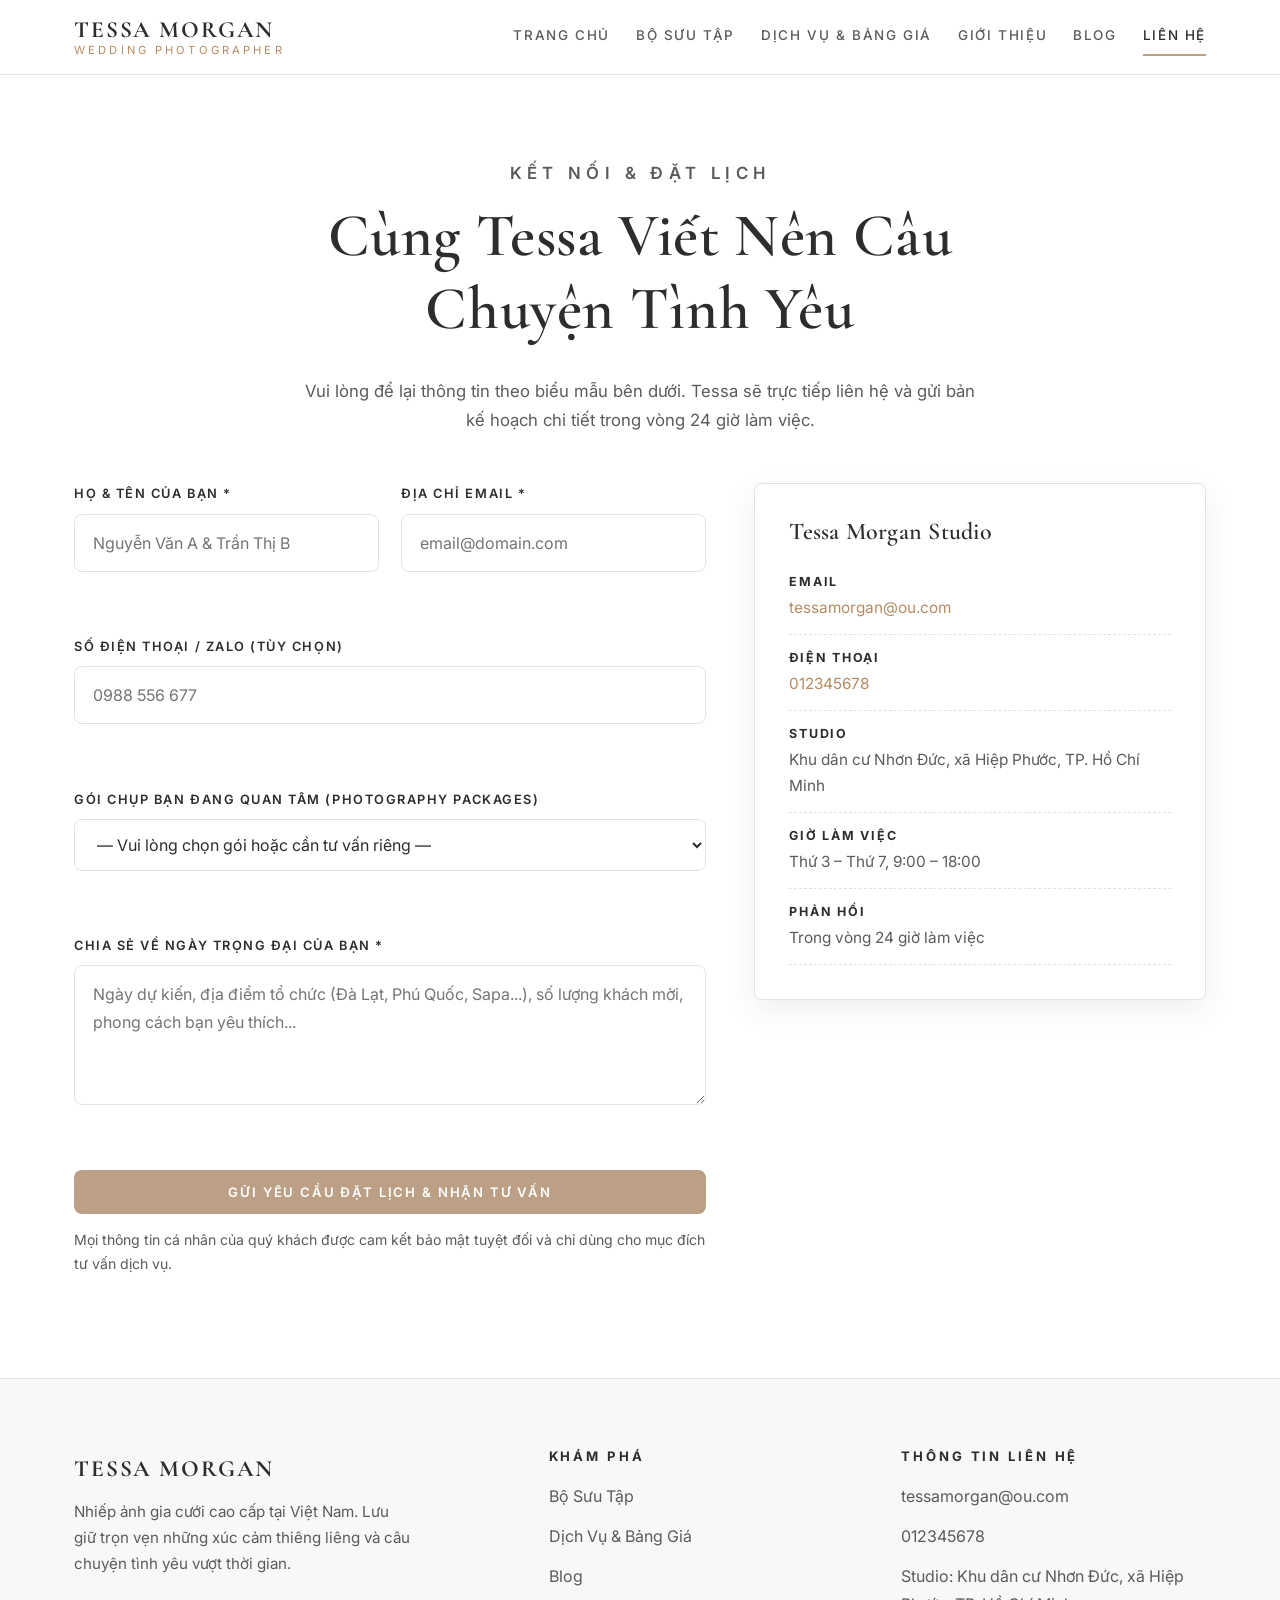
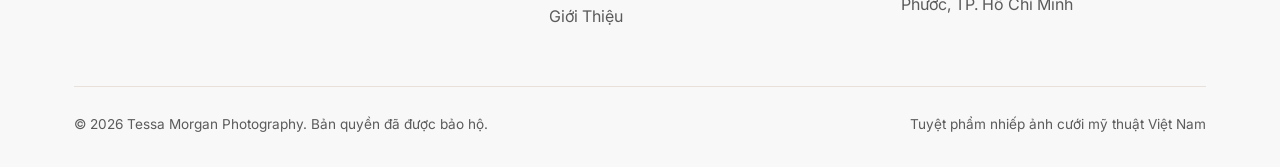
<file: portfolio-nhi-p-nh-/pages/contact.html>
<!DOCTYPE html>
<html lang="vi">
<head>
    <meta charset="UTF-8">
    <meta name="viewport" content="width=device-width, initial-scale=1.0">
    <meta name="description" content="Liên hệ và đặt lịch chụp ảnh cưới cùng nhiếp ảnh gia Tessa Morgan tại Việt Nam. Nhận tư vấn chi tiết và báo giá trong 24 giờ.">
    <title>Liên Hệ &amp; Đặt Lịch — Tessa Morgan | Wedding Photographer</title>

    <link rel="icon" href="data:image/svg+xml,%3Csvg xmlns=%27http://www.w3.org/2000/svg%27 viewBox=%270 0 100 100%27%3E%3Ccircle cx=%2750%27 cy=%2750%27 r=%2748%27 fill=%27%232f2a26%27/%3E%3Ctext x=%2750%27 y=%2768%27 font-size=%2752%27 text-anchor=%27middle%27 fill=%27%23c9a26b%27 font-family=%27Georgia,serif%27%3ETM%3C/text%3E%3C/svg%3E">
    <link rel="preconnect" href="https://fonts.googleapis.com">
    <link rel="preconnect" href="https://fonts.gstatic.com" crossorigin>
    <link href="https://fonts.googleapis.com/css2?family=Cormorant+Garamond:ital,wght@0,500;0,600;0,700;1,400;1,600&family=Inter:wght@400;500;600;700&display=swap" rel="stylesheet">

    <link rel="stylesheet" href="../css/style.css">
    <link rel="stylesheet" href="../css/responsive.css">
</head>
<body>
    <a class="skip-link" href="#main">Bỏ qua điều hướng</a>

    <!-- ===== Header & Điều hướng chính ===== -->
    <header class="site-header">
        <div class="container nav-wrap">
            <a class="brand" href="../index.html">
                <span class="brand-name">Tessa Morgan</span>
                <span class="brand-tagline">WEDDING PHOTOGRAPHER</span>
            </a>
            <button class="menu-toggle" type="button" aria-label="Mở menu" aria-expanded="false">
                <span></span><span></span><span></span>
            </button>
            <nav class="site-nav" aria-label="Điều hướng chính">
                <a href="../index.html">Trang Chủ</a>
                <a href="portfolio.html">Bộ Sưu Tập</a>
                <a href="services.html">Dịch Vụ &amp; Bảng Giá</a>
                <a href="about.html">Giới Thiệu</a>
                <a href="blog.html">Blog</a>
                <a href="contact.html">Liên Hệ</a>
            </nav>
        </div>
    </header>

    <main id="main">
        <section class="section">
            <div class="container">
                <div class="section-head reveal is-visible">
                    <p class="eyebrow">Kết Nối &amp; Đặt Lịch</p>
                    <h1>Cùng Tessa Viết Nên Câu Chuyện Tình Yêu</h1>
                    <p>Vui lòng để lại thông tin theo biểu mẫu bên dưới. Tessa sẽ trực tiếp liên hệ và gửi bản kế hoạch chi tiết trong vòng 24 giờ làm việc.</p>
                </div>

                <div class="contact-layout">
                    <!-- ===== Biểu mẫu liên hệ & đặt lịch ===== -->
                    <form id="contact-form" class="reveal is-visible" novalidate>
                        <div class="form-grid">
                            <div class="form-field">
                                <label for="name">Họ &amp; Tên của bạn *</label>
                                <input type="text" id="name" name="name" placeholder="Nguyễn Văn A &amp; Trần Thị B" autocomplete="name" required>
                                <p class="field-error" id="name-error" aria-live="polite"></p>
                            </div>
                            <div class="form-field">
                                <label for="email">Địa Chỉ Email *</label>
                                <input type="email" id="email" name="email" placeholder="email@domain.com" autocomplete="email" required>
                                <p class="field-error" id="email-error" aria-live="polite"></p>
                            </div>
                            <div class="form-field full">
                                <label for="phone">Số Điện Thoại / Zalo (Tùy chọn)</label>
                                <input type="tel" id="phone" name="phone" placeholder="0988 556 677" autocomplete="tel">
                                <p class="field-error" id="phone-error" aria-live="polite"></p>
                            </div>
                            <div class="form-field full">
                                <label for="package">Gói Chụp Bạn Đang Quan Tâm (Photography Packages)</label>
                                <select id="package" name="package">
                                    <option value="">— Vui lòng chọn gói hoặc cần tư vấn riêng —</option>
                                    <option value="PHOTOGRAPHY PACKAGE $399">PHOTOGRAPHY PACKAGE — $399 (Mini Session — 2 giờ)</option>
                                    <option value="PHOTOGRAPHY PACKAGE $799">PHOTOGRAPHY PACKAGE — $799 (Elopement — nửa ngày)</option>
                                    <option value="PHOTOGRAPHY PACKAGE $1999">PHOTOGRAPHY PACKAGE — $1999 (Full Wedding Day — 8 giờ)</option>
                                    <option value="PHOTOGRAPHY PACKAGE $2999">PHOTOGRAPHY PACKAGE — $2999 (Signature Collection — 10 giờ)</option>
                                </select>
                                <p class="field-error" id="package-error" aria-live="polite"></p>
                            </div>
                            <div class="form-field full">
                                <label for="message">Chia Sẻ Về Ngày Trọng Đại Của Bạn *</label>
                                <textarea id="message" name="message" placeholder="Ngày dự kiến, địa điểm tổ chức (Đà Lạt, Phú Quốc, Sapa...), số lượng khách mời, phong cách bạn yêu thích..." required></textarea>
                                <p class="field-error" id="message-error" aria-live="polite"></p>
                            </div>
                            <div class="form-field full">
                                <button type="submit" class="btn btn-gold" style="width: 100%;">Gửi Yêu Cầu Đặt Lịch &amp; Nhận Tư Vấn</button>
                            </div>
                        </div>
                        <p class="form-note">Mọi thông tin cá nhân của quý khách được cam kết bảo mật tuyệt đối và chỉ dùng cho mục đích tư vấn dịch vụ.</p>
                    </form>

                    <!-- ===== Thông tin Studio ===== -->
                    <aside class="contact-aside reveal is-visible reveal-delay-1">
                        <h3>Tessa Morgan Studio</h3>
                        <ul>
                            <li>
                                <strong>EMAIL</strong>
                                <a href="mailto:tessamorgan@ou.com">tessamorgan@ou.com</a>
                            </li>
                            <li>
                                <strong>ĐIỆN THOẠI</strong>
                                <a href="tel:012345678">012345678</a>
                            </li>
                            <li>
                                <strong>STUDIO</strong>
                                Khu dân cư Nhơn Đức, xã Hiệp Phước, TP. Hồ Chí Minh
                            </li>
                            <li>
                                <strong>GIỜ LÀM VIỆC</strong>
                                Thứ 3 – Thứ 7, 9:00 – 18:00
                            </li>
                            <li>
                                <strong>PHẢN HỒI</strong>
                                Trong vòng 24 giờ làm việc
                            </li>
                        </ul>
                    </aside>
                </div>
            </div>
        </section>
    </main>

    <!-- ===== Chân trang ===== -->
    <footer class="site-footer">
        <div class="container">
            <div class="footer-grid">
                <div class="footer-brand">
                    <span class="brand-name">Tessa Morgan</span>
                    <p>Nhiếp ảnh gia cưới cao cấp tại Việt Nam. Lưu giữ trọn vẹn những xúc cảm thiêng liêng và câu chuyện tình yêu vượt thời gian.</p>
                </div>
                <div>
                    <h4>Khám Phá</h4>
                    <ul>
                        <li><a href="portfolio.html">Bộ Sưu Tập</a></li>
                        <li><a href="services.html">Dịch Vụ &amp; Bảng Giá</a></li>
                        <li><a href="blog.html">Blog</a></li>
                        <li><a href="about.html">Giới Thiệu</a></li>
                    </ul>
                </div>
                <div>
                    <h4>Thông Tin Liên Hệ</h4>
                    <ul>
                        <li><a href="mailto:tessamorgan@ou.com">tessamorgan@ou.com</a></li>
                        <li><a href="tel:012345678">012345678</a></li>
                        <li>Studio: Khu dân cư Nhơn Đức, xã Hiệp Phước, TP. Hồ Chí Minh</li>
                    </ul>
                </div>
            </div>
            <div class="footer-bottom">
                <span>&copy; <span data-year>2026</span> Tessa Morgan Photography. Bản quyền đã được bảo hộ.</span>
                <span>Tuyệt phẩm nhiếp ảnh cưới mỹ thuật Việt Nam</span>
            </div>
        </div>
    </footer>

    <script src="../js/main.js"></script>
    <script src="../js/contact.js"></script>
</body>
</html>
</file>
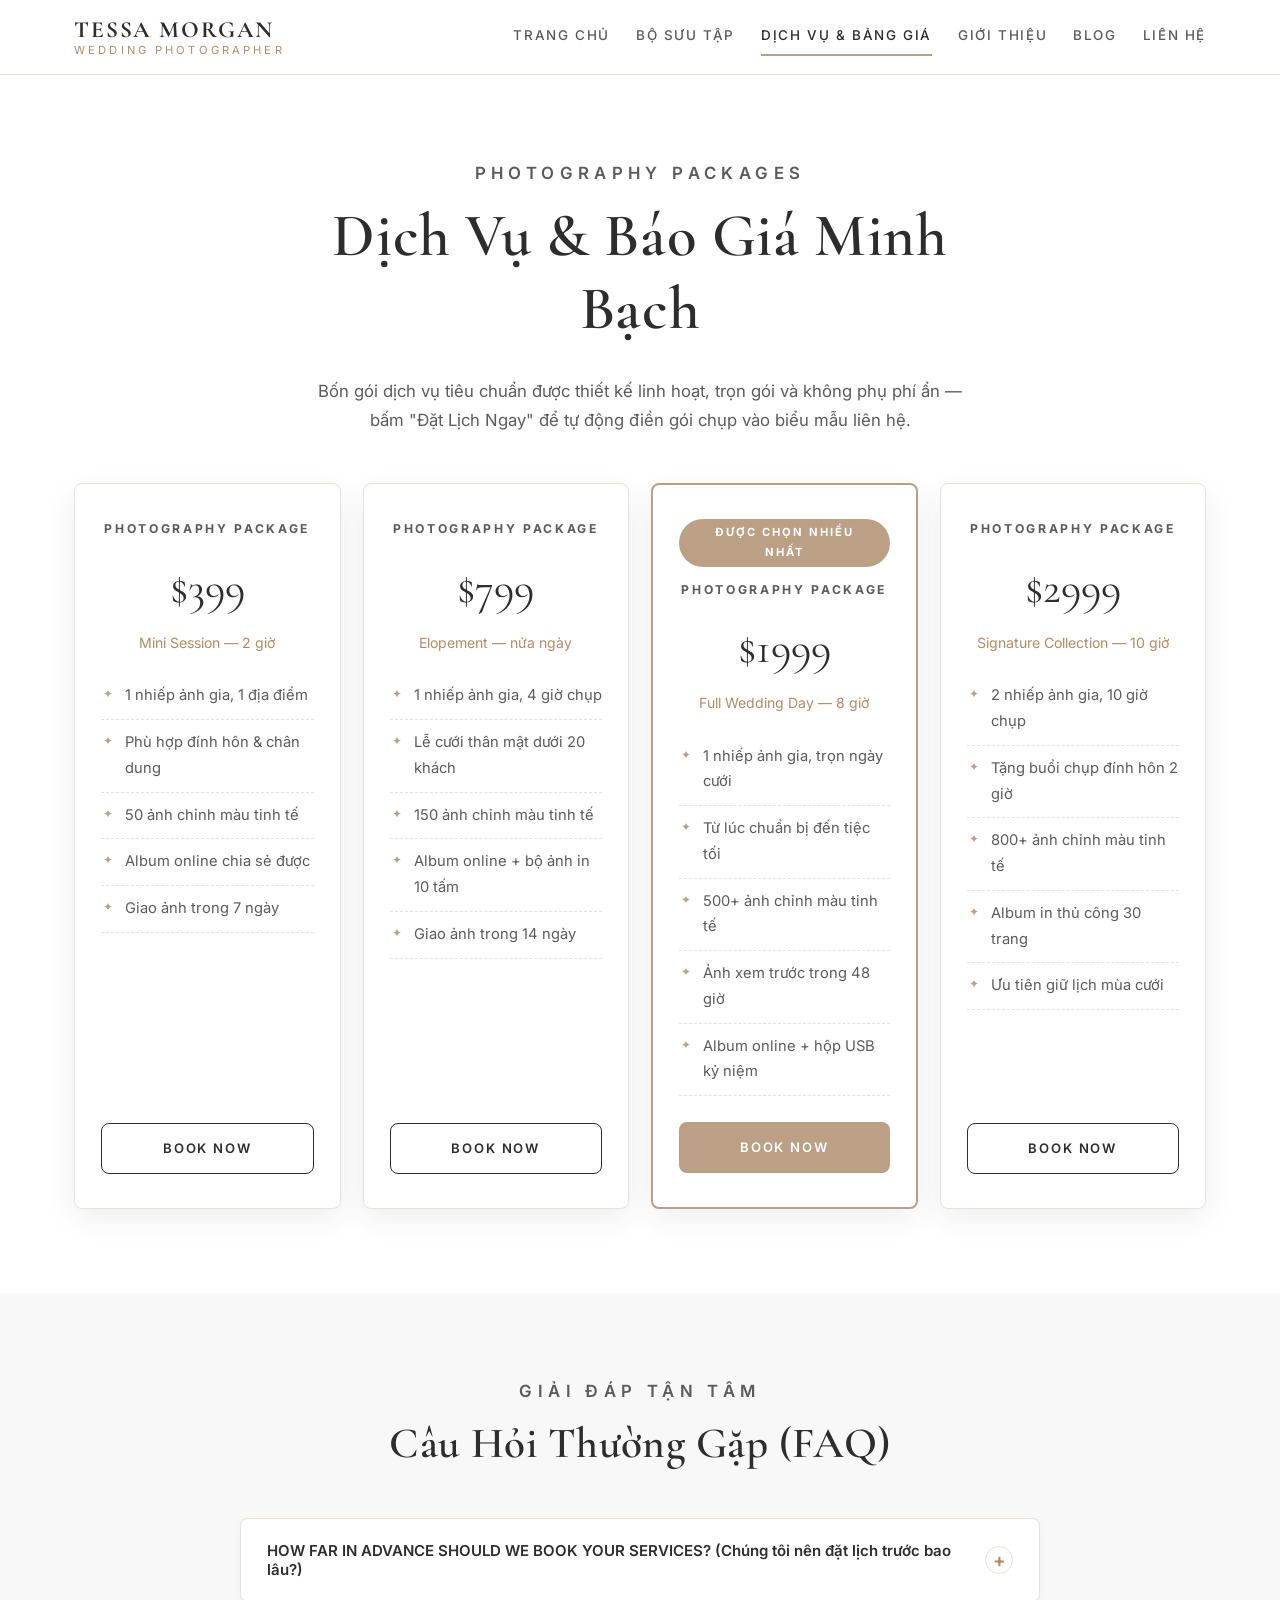
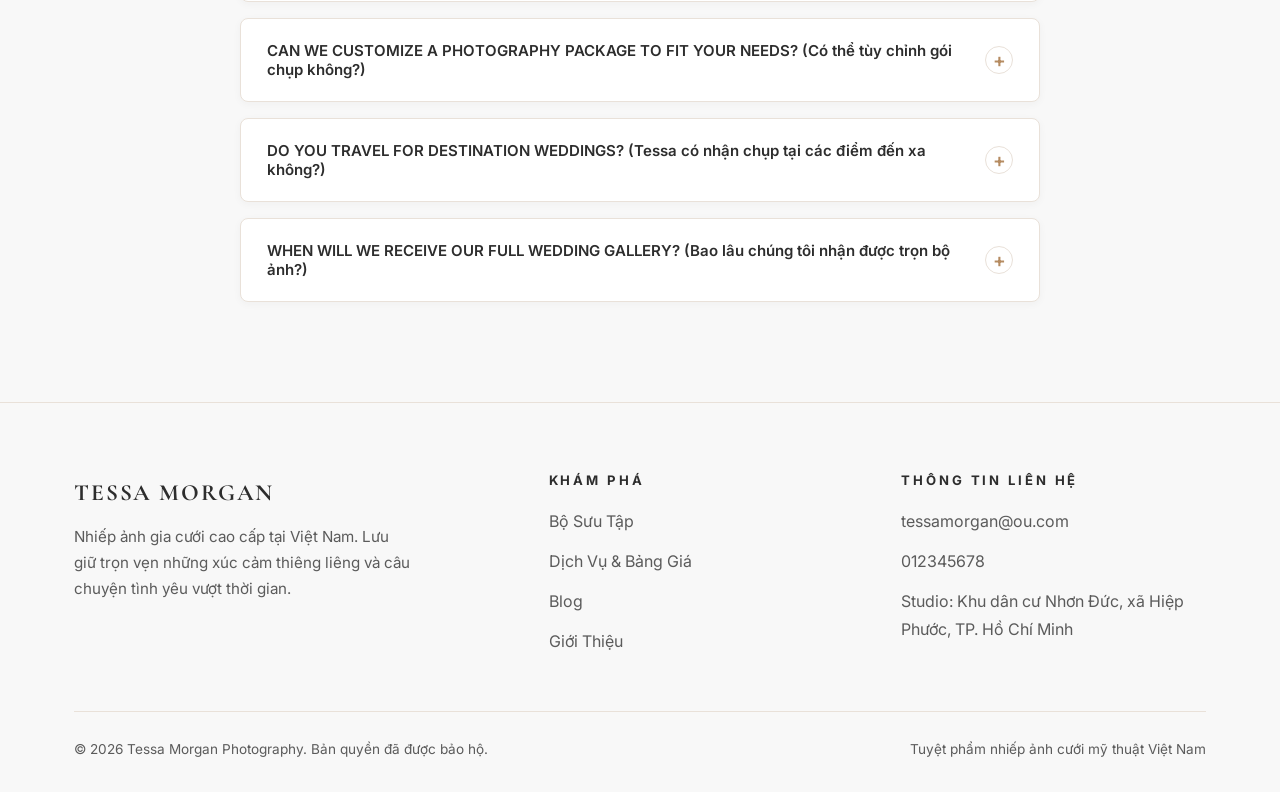
<file: portfolio-nhi-p-nh-/pages/services.html>
<!DOCTYPE html>
<html lang="vi">
<head>
    <meta charset="UTF-8">
    <meta name="viewport" content="width=device-width, initial-scale=1.0">
    <meta name="description" content="Dịch vụ & bảng giá nhiếp ảnh cưới mỹ thuật Tessa Morgan: 4 gói chụp chuyên nghiệp và giải đáp thắc mắc chi tiết.">
    <title>Dịch Vụ &amp; Báo Giá — Tessa Morgan | Wedding Photographer</title>

    <link rel="icon" href="data:image/svg+xml,%3Csvg xmlns=%27http://www.w3.org/2000/svg%27 viewBox=%270 0 100 100%27%3E%3Ccircle cx=%2750%27 cy=%2750%27 r=%2748%27 fill=%27%232f2a26%27/%3E%3Ctext x=%2750%27 y=%2768%27 font-size=%2752%27 text-anchor=%27middle%27 fill=%27%23c9a26b%27 font-family=%27Georgia,serif%27%3ETM%3C/text%3E%3C/svg%3E">
    <link rel="preconnect" href="https://fonts.googleapis.com">
    <link rel="preconnect" href="https://fonts.gstatic.com" crossorigin>
    <link href="https://fonts.googleapis.com/css2?family=Cormorant+Garamond:ital,wght@0,500;0,600;0,700;1,400;1,600&family=Inter:wght@400;500;600;700&display=swap" rel="stylesheet">

    <link rel="stylesheet" href="../css/style.css">
    <link rel="stylesheet" href="../css/responsive.css">
</head>
<body>
    <a class="skip-link" href="#main">Bỏ qua điều hướng</a>

    <!-- ===== Header & Điều hướng chính ===== -->
    <header class="site-header">
        <div class="container nav-wrap">
            <a class="brand" href="../index.html">
                <span class="brand-name">Tessa Morgan</span>
                <span class="brand-tagline">WEDDING PHOTOGRAPHER</span>
            </a>
            <button class="menu-toggle" type="button" aria-label="Mở menu" aria-expanded="false">
                <span></span><span></span><span></span>
            </button>
            <nav class="site-nav" aria-label="Điều hướng chính">
                <a href="../index.html">Trang Chủ</a>
                <a href="portfolio.html">Bộ Sưu Tập</a>
                <a href="services.html">Dịch Vụ &amp; Bảng Giá</a>
                <a href="about.html">Giới Thiệu</a>
                <a href="blog.html">Blog</a>
                <a href="contact.html">Liên Hệ</a>
            </nav>
        </div>
    </header>

    <main id="main">
        <!-- ===== Bảng giá 4 gói chụp (PHOTOGRAPHY PACKAGES) ===== -->
        <section class="section">
            <div class="container">
                <div class="section-head reveal is-visible">
                    <p class="eyebrow">PHOTOGRAPHY PACKAGES</p>
                    <h1>Dịch Vụ &amp; Báo Giá Minh Bạch</h1>
                    <p>Bốn gói dịch vụ tiêu chuẩn được thiết kế linh hoạt, trọn gói và không phụ phí ẩn — bấm "Đặt Lịch Ngay" để tự động điền gói chụp vào biểu mẫu liên hệ.</p>
                </div>

                <div class="pricing-grid">
                    <!-- Gói 1: $399 - Mini Session -->
                    <article class="price-card reveal is-visible">
                        <span class="price-name">PHOTOGRAPHY PACKAGE</span>
                        <p class="price-tag">$399</p>
                        <p class="price-sub">Mini Session — 2 giờ</p>
                        <ul class="price-features">
                            <li>1 nhiếp ảnh gia, 1 địa điểm</li>
                            <li>Phù hợp đính hôn &amp; chân dung</li>
                            <li>50 ảnh chỉnh màu tinh tế</li>
                            <li>Album online chia sẻ được</li>
                            <li>Giao ảnh trong 7 ngày</li>
                        </ul>
                        <a class="btn btn-outline" href="contact.html?package=PHOTOGRAPHY%20PACKAGE%20%24399">BOOK NOW</a>
                    </article>

                    <!-- Gói 2: $799 - Elopement -->
                    <article class="price-card reveal is-visible">
                        <span class="price-name">PHOTOGRAPHY PACKAGE</span>
                        <p class="price-tag">$799</p>
                        <p class="price-sub">Elopement — nửa ngày</p>
                        <ul class="price-features">
                            <li>1 nhiếp ảnh gia, 4 giờ chụp</li>
                            <li>Lễ cưới thân mật dưới 20 khách</li>
                            <li>150 ảnh chỉnh màu tinh tế</li>
                            <li>Album online + bộ ảnh in 10 tấm</li>
                            <li>Giao ảnh trong 14 ngày</li>
                        </ul>
                        <a class="btn btn-outline" href="contact.html?package=PHOTOGRAPHY%20PACKAGE%20%24799">BOOK NOW</a>
                    </article>

                    <!-- Gói 3: $1999 - Full Wedding Day -->
                    <article class="price-card is-featured reveal is-visible">
                        <span class="featured-badge">ĐƯỢC CHỌN NHIỀU NHẤT</span>
                        <span class="price-name">PHOTOGRAPHY PACKAGE</span>
                        <p class="price-tag">$1999</p>
                        <p class="price-sub">Full Wedding Day — 8 giờ</p>
                        <ul class="price-features">
                            <li>1 nhiếp ảnh gia, trọn ngày cưới</li>
                            <li>Từ lúc chuẩn bị đến tiệc tối</li>
                            <li>500+ ảnh chỉnh màu tinh tế</li>
                            <li>Ảnh xem trước trong 48 giờ</li>
                            <li>Album online + hộp USB kỷ niệm</li>
                        </ul>
                        <a class="btn btn-gold" href="contact.html?package=PHOTOGRAPHY%20PACKAGE%20%241999">BOOK NOW</a>
                    </article>

                    <!-- Gói 4: $2999 - Signature Collection -->
                    <article class="price-card reveal is-visible">
                        <span class="price-name">PHOTOGRAPHY PACKAGE</span>
                        <p class="price-tag">$2999</p>
                        <p class="price-sub">Signature Collection — 10 giờ</p>
                        <ul class="price-features">
                            <li>2 nhiếp ảnh gia, 10 giờ chụp</li>
                            <li>Tặng buổi chụp đính hôn 2 giờ</li>
                            <li>800+ ảnh chỉnh màu tinh tế</li>
                            <li>Album in thủ công 30 trang</li>
                            <li>Ưu tiên giữ lịch mùa cưới</li>
                        </ul>
                        <a class="btn btn-outline" href="contact.html?package=PHOTOGRAPHY%20PACKAGE%20%242999">BOOK NOW</a>
                    </article>
                </div>
            </div>
        </section>

        <!-- ===== FAQ Accordion ===== -->
        <section class="section section-alt">
            <div class="container">
                <div class="section-head reveal is-visible">
                    <p class="eyebrow">Giải Đáp Tận Tâm</p>
                    <h2>Câu Hỏi Thường Gặp (FAQ)</h2>
                </div>

                <div class="faq-list" id="faq-list">
                    <div class="faq-item reveal is-visible">
                        <button type="button" class="faq-question" aria-expanded="false">
                            HOW FAR IN ADVANCE SHOULD WE BOOK YOUR SERVICES? (Chúng tôi nên đặt lịch trước bao lâu?)
                            <span class="faq-icon" aria-hidden="true">+</span>
                        </button>
                        <div class="faq-answer">
                            <div>
                                <p>Đối với các hôn lễ trọn ngày và các lễ cưới vào mùa cao điểm (tháng 9 đến tháng 3 năm sau), chúng tôi khuyến khích các cặp đôi nên đặt trước từ 6 đến 9 tháng để đảm bảo giữ được lịch trống tốt nhất. Đối với các buổi chụp đính hôn hoặc chân dung, thời gian chuẩn bị linh hoạt hơn, từ 3 đến 4 tuần.</p>
                            </div>
                        </div>
                    </div>

                    <div class="faq-item reveal is-visible">
                        <button type="button" class="faq-question" aria-expanded="false">
                            CAN WE CUSTOMIZE A PHOTOGRAPHY PACKAGE TO FIT YOUR NEEDS? (Có thể tùy chỉnh gói chụp không?)
                            <span class="faq-icon" aria-hidden="true">+</span>
                        </button>
                        <div class="faq-answer">
                            <div>
                                <p>Hoàn toàn có thể. Bốn gói dịch vụ trên được thiết kế làm nền tảng tham khảo. Tessa luôn sẵn sàng lắng nghe câu chuyện và mong muốn của bạn để xây dựng một gói chụp may đo riêng, bao gồm việc thêm giờ tác nghiệp, địa điểm ngoại tỉnh hoặc album kỷ niệm theo yêu cầu.</p>
                            </div>
                        </div>
                    </div>

                    <div class="faq-item reveal is-visible">
                        <button type="button" class="faq-question" aria-expanded="false">
                            DO YOU TRAVEL FOR DESTINATION WEDDINGS? (Tessa có nhận chụp tại các điểm đến xa không?)
                            <span class="faq-icon" aria-hidden="true">+</span>
                        </button>
                        <div class="faq-answer">
                            <div>
                                <p>Có, Tessa vô cùng yêu thích các hôn lễ điểm đến (destination wedding) khắp mọi miền Việt Nam (Phú Quốc, Sapa, Đà Lạt, Hội An, Ninh Bình...) và quốc tế. Mọi chi phí di chuyển và lưu trú sẽ được thông báo rõ ràng, minh bạch ngay trong bản báo giá đầu tiên mà không phát sinh thêm bất kỳ chi phí ẩn nào.</p>
                            </div>
                        </div>
                    </div>

                    <div class="faq-item reveal is-visible">
                        <button type="button" class="faq-question" aria-expanded="false">
                            WHEN WILL WE RECEIVE OUR FULL WEDDING GALLERY? (Bao lâu chúng tôi nhận được trọn bộ ảnh?)
                            <span class="faq-icon" aria-hidden="true">+</span>
                        </button>
                        <div class="faq-answer">
                            <div>
                                <p>Bạn sẽ nhận được 25–30 khung hình xem trước (sneak peek preview) chỉ trong vòng 48 giờ sau ngày cưới để chia sẻ cùng người thân và bạn bè. Bộ ảnh hoàn chỉnh cùng album in thủ công sẽ được tinh chỉnh kỹ lưỡng và bàn giao trọn vẹn trong vòng 3 đến 4 tuần.</p>
                            </div>
                        </div>
                    </div>
                </div>
            </div>
        </section>
    </main>

    <!-- ===== Chân trang ===== -->
    <footer class="site-footer">
        <div class="container">
            <div class="footer-grid">
                <div class="footer-brand">
                    <span class="brand-name">Tessa Morgan</span>
                    <p>Nhiếp ảnh gia cưới cao cấp tại Việt Nam. Lưu giữ trọn vẹn những xúc cảm thiêng liêng và câu chuyện tình yêu vượt thời gian.</p>
                </div>
                <div>
                    <h4>Khám Phá</h4>
                    <ul>
                        <li><a href="portfolio.html">Bộ Sưu Tập</a></li>
                        <li><a href="services.html">Dịch Vụ &amp; Bảng Giá</a></li>
                        <li><a href="blog.html">Blog</a></li>
                        <li><a href="about.html">Giới Thiệu</a></li>
                    </ul>
                </div>
                <div>
                    <h4>Thông Tin Liên Hệ</h4>
                    <ul>
                        <li><a href="mailto:tessamorgan@ou.com">tessamorgan@ou.com</a></li>
                        <li><a href="tel:012345678">012345678</a></li>
                        <li>Studio: Khu dân cư Nhơn Đức, xã Hiệp Phước, TP. Hồ Chí Minh</li>
                    </ul>
                </div>
            </div>
            <div class="footer-bottom">
                <span>&copy; <span data-year>2026</span> Tessa Morgan Photography. Bản quyền đã được bảo hộ.</span>
                <span>Tuyệt phẩm nhiếp ảnh cưới mỹ thuật Việt Nam</span>
            </div>
        </div>
    </footer>

    <script src="../js/main.js"></script>
    <script src="../js/faq.js"></script>
</body>
</html>
</file>
<file: portfolio-nhi-p-nh-/css/style.css>
/* ==========================================================================
   Tessa Morgan — Wedding Photographer
   style.css : biến thiết kế, layout chung & component cho toàn bộ các trang
   ========================================================================== */

/* ---------- 1. Design tokens ---------- */
:root {
  --ivory: #ffffff;
  --cream: #f8f8f8;
  --ink: #2d2d2d;
  --ink-soft: #5b5b5b;
  --gold: #bba085;
  --gold-dark: #b58b61;
  --gold-light: #f5f5f5;
  --line: #e9e1d9;
  --white: #ffffff;
  --error: #c0392b;
  --success: #2e7d32;

  --font-display: "Cormorant Garamond", Georgia, serif;
  --font-body: "Inter", -apple-system, BlinkMacSystemFont, "Segoe UI", Roboto, sans-serif;

  --radius: 8px;
  --shadow: 0 10px 30px rgba(45, 45, 45, 0.08);
 --shadow-lg: 0 20px 50px rgba(45, 45, 45, 0.16);
  --container: 1180px;
  --header-h: 74px;
  --ease: cubic-bezier(0.22, 1, 0.36, 1);
}

/* ---------- 2. Reset & base ---------- */
*,
*::before,
*::after {
  box-sizing: border-box;
}

html {
  scroll-behavior: smooth;
}

body {
  margin: 0;
  font-family: var(--font-body);
  font-size: 16px;
  line-height: 1.75;
  color: var(--ink);
  background: var(--ivory);
  -webkit-font-smoothing: antialiased;
}

img {
  max-width: 100%;
  display: block;
}

h1, h2, h3, h4 {
  font-family: var(--font-display);
  font-weight: 600;
  line-height: 1.2;
  margin: 0 0 0.5em;
  letter-spacing: 0.01em;
}

h1 { font-size: clamp(2.3rem, 4.8vw, 3.8rem); }
h2 { font-size: clamp(1.85rem, 3.4vw, 2.7rem); }
h3 { font-size: 1.38rem; }
h4 { font-size: 1.1rem; }

p { margin: 0 0 1.2em; }

a {
  color: var(--gold-dark);
  text-decoration: none;
  transition: color 0.25s var(--ease);
}
a:hover { color: var(--ink); }

button {
  font-family: inherit;
  cursor: pointer;
}

/* Focus rõ ràng cho accessibility */
:focus-visible {
  outline: 2px solid var(--gold);
  outline-offset: 3px;
}

.container {
  max-width: var(--container);
  margin: 0 auto;
  padding: 0 24px;
}

.visually-hidden {
  position: absolute;
  width: 1px;
  height: 1px;
  overflow: hidden;
  clip: rect(0 0 0 0);
  white-space: nowrap;
}

.skip-link {
  position: absolute;
  top: -48px;
  left: 16px;
  background: var(--ink);
  color: var(--white);
  padding: 10px 18px;
  border-radius: 0 0 var(--radius) var(--radius);
  z-index: 200;
  transition: top 0.2s var(--ease);
}
.skip-link:focus { top: 0; color: var(--white); }

/* ---------- 3. Header & navigation ---------- */
.site-header {
  position: sticky;
  top: 0;
  z-index: 100;
  background: rgba(255, 255, 255, 0.94);
  -webkit-backdrop-filter: blur(10px);
  backdrop-filter: blur(10px);
  border-bottom: 1px solid var(--line);
}
.nav-wrap {
  display: flex;
  align-items: center;
  justify-content: space-between;
  min-height: var(--header-h);
  gap: 24px;
}

.brand {
  display: flex;
  flex-direction: column;
  line-height: 1.15;
  color: var(--ink);
}
.brand-name {
  font-family: var(--font-display);
  font-size: 1.45rem;
  font-weight: 700;
  letter-spacing: 0.08em;
  text-transform: uppercase;
}
.brand-tagline {
  font-size: 0.7rem;
  letter-spacing: 0.28em;
  text-transform: uppercase;
  color: var(--gold-dark);
}

.site-nav {
  display: flex;
  align-items: center;
  gap: 26px;
}
.site-nav a {
  font-size: 0.84rem;
  font-weight: 500;
  letter-spacing: 0.12em;
  text-transform: uppercase;
  color: var(--ink-soft);
  padding: 6px 0;
  border-bottom: 2px solid transparent;
  transition: all 0.25s var(--ease);
}
.site-nav a:hover { color: var(--ink); }
.site-nav a[aria-current="page"] {
  color: var(--ink);
  border-bottom-color: var(--gold);
}

.menu-toggle {
  display: none;
  flex-direction: column;
  justify-content: center;
  gap: 5px;
  width: 44px;
  height: 44px;
  padding: 10px;
  background: none;
  border: 1px solid var(--line);
  border-radius: var(--radius);
}
.menu-toggle span {
  display: block;
  height: 2px;
  background: var(--ink);
  transition: transform 0.3s var(--ease), opacity 0.3s var(--ease);
}
.menu-toggle[aria-expanded="true"] span:nth-child(1) { transform: translateY(7px) rotate(45deg); }
.menu-toggle[aria-expanded="true"] span:nth-child(2) { opacity: 0; }
.menu-toggle[aria-expanded="true"] span:nth-child(3) { transform: translateY(-7px) rotate(-45deg); }

/* ---------- 4. Buttons ---------- */
.btn {
  display: inline-flex;
  align-items: center;
  justify-content: center;
  gap: 8px;
  padding: 13px 28px;
  font-size: 0.82rem;
  font-weight: 600;
  letter-spacing: 0.14em;
  text-transform: uppercase;
  border-radius: var(--radius);
  border: 1px solid transparent;
  white-space: nowrap;
  transition: background 0.25s var(--ease), color 0.25s var(--ease), transform 0.25s var(--ease), box-shadow 0.25s var(--ease);
}
.btn:hover { transform: translateY(-2px); box-shadow: var(--shadow); }
.btn-primary {
  background: var(--ink);
  color: var(--white);
}
.btn-primary:hover { background: var(--gold-dark); color: var(--white); }
.btn-outline {
  background: transparent;
  color: var(--ink);
  border-color: var(--ink);
}
.btn-outline:hover { background: var(--ink); color: var(--white); }
.btn-gold {
  background: var(--gold);
  color: var(--white);
}
.btn-gold:hover { background: var(--gold-dark); color: var(--white); }

/* ---------- 5. Section chung ---------- */
.section { padding: 84px 0; }
.section-alt { background: var(--cream); }

.section-head {
  max-width: 680px;
  margin: 0 auto 48px;
  text-align: center;
}
.eyebrow {
  display: inline-block;
  font-size: 0.74rem;
  font-weight: 600;
  letter-spacing: 0.32em;
  text-transform: uppercase;
  color: var(--gold-dark);
  margin-bottom: 12px;
}
.section-head p { color: var(--ink-soft); font-size: 1.05rem; }

/* ---------- 6. Khung ảnh chống CLS ---------- */
.img-frame {
  position: relative;
  overflow: hidden;
  border-radius: var(--radius);
  background: var(--cream);
}
.img-frame img {
  width: 100%;
  height: 100%;
  object-fit: cover;
  transition: transform 0.6s var(--ease);
}
a:hover .img-frame img,
.card:hover .img-frame img,
.album-card:hover .img-frame img { transform: scale(1.05); }

.frame-3x2 { aspect-ratio: 3 / 2; }
.frame-2x3 { aspect-ratio: 2 / 3; }
.frame-1x1 { aspect-ratio: 1 / 1; }
.frame-16x9 { aspect-ratio: 16 / 9; }

/* ---------- 7. Hero ---------- */
.hero {
  position: relative;
  min-height: calc(100vh - var(--header-h));
  display: grid;
  align-items: center;
  overflow: hidden;
  isolation: isolate;
}
.hero-bg {
  position: absolute;
  inset: -12% 0;
  z-index: -1;
  will-change: transform;
}
.hero-bg img {
  width: 100%;
  height: 100%;
  object-fit: cover;
}
.hero-bg::after {
  content: "";
  position: absolute;
  inset: 0;
  background: linear-gradient(100deg, rgba(28, 24, 20, 0.76) 20%, rgba(28, 24, 20, 0.35) 75%);
}
.hero-inner {
  padding: 96px 0;
  color: var(--white);
  max-width: 640px;
}
.hero-inner .eyebrow { color: var(--gold); }
.hero-inner h1 { color: var(--white); }
.hero-inner p { color: rgba(255, 255, 255, 0.9); font-size: 1.1rem; line-height: 1.8; }
.hero-actions {
  display: flex;
  flex-wrap: wrap;
  gap: 14px;
  margin-top: 32px;
}
.hero-actions .btn-outline {
  color: var(--white);
  border-color: rgba(255, 255, 255, 0.75);
}
.hero-actions .btn-outline:hover { background: var(--white); color: var(--ink); }

/* ---------- 8. Grid card chung ---------- */
.grid-3 {
  display: grid;
  grid-template-columns: repeat(3, 1fr);
  gap: 30px;
}
.grid-2 {
  display: grid;
  grid-template-columns: repeat(2, 1fr);
  gap: 32px;
}

.card {
  background: var(--white);
  border: 1px solid var(--line);
  border-radius: var(--radius);
  overflow: hidden;
  box-shadow: var(--shadow);
  transition: transform 0.3s var(--ease), box-shadow 0.3s var(--ease);
}
.card:hover {
  transform: translateY(-5px);
  box-shadow: var(--shadow-lg);
}
.card-body { padding: 24px 26px 28px; }
.card-meta {
  font-size: 0.74rem;
  font-weight: 600;
  letter-spacing: 0.18em;
  text-transform: uppercase;
  color: var(--gold-dark);
}
.card-body h3 { margin: 10px 0 8px; font-size: 1.35rem; }
.card-body h3 a { color: var(--ink); }
.card-body h3 a:hover { color: var(--gold-dark); }
.card-body p { color: var(--ink-soft); font-size: 0.96rem; margin-bottom: 0; line-height: 1.65; }

/* ---------- 9. Stats ---------- */
.stats {
  display: grid;
  grid-template-columns: repeat(4, 1fr);
  gap: 24px;
  text-align: center;
}
.stat strong {
  display: block;
  font-family: var(--font-display);
  font-size: 2.8rem;
  color: var(--gold-dark);
  line-height: 1.1;
}
.stat span {
  font-size: 0.8rem;
  letter-spacing: 0.18em;
  text-transform: uppercase;
  color: var(--ink-soft);
}

/* ---------- 10. Filter Bar ---------- */
.filter-bar {
  display: flex;
  flex-wrap: wrap;
  justify-content: center;
  gap: 12px;
  margin-bottom: 44px;
}
.filter-btn {
  padding: 10px 24px;
  font-size: 0.82rem;
  font-weight: 600;
  letter-spacing: 0.12em;
  text-transform: uppercase;
  color: var(--ink-soft);
  background: var(--white);
  border: 1px solid var(--line);
  border-radius: 999px;
  box-shadow: 0 2px 8px rgba(43, 39, 36, 0.04);
  transition: all 0.25s var(--ease);
}
.filter-btn:hover { border-color: var(--gold); color: var(--ink); }
.filter-btn.is-active,
.filter-btn[aria-pressed="true"] {
  background: var(--ink);
  border-color: var(--ink);
  color: var(--white);
  box-shadow: 0 4px 14px rgba(43, 39, 36, 0.18);
}

/* ---------- 11. Masonry & Portfolio Grid ---------- */
.masonry {
  display: grid;
  grid-template-columns: repeat(3, 1fr);
  gap: 28px;
}
.masonry-item {
  position: relative;
}

.album-card {
  position: relative;
  display: block;
  border-radius: var(--radius);
  overflow: hidden;
  box-shadow: var(--shadow);
  transition: transform 0.35s var(--ease), box-shadow 0.35s var(--ease);
}
.album-card:hover {
  transform: translateY(-6px);
  box-shadow: var(--shadow-lg);
}
.album-card .album-info {
  position: absolute;
  inset: auto 0 0 0;
  padding: 50px 20px 20px;
  background: linear-gradient(transparent, rgba(20, 17, 14, 0.88));
  color: var(--white);
  display: flex;
  flex-direction: column;
  gap: 4px;
}
.album-card .album-info h3 {
  color: var(--white);
  font-size: 1.25rem;
  margin: 0;
  line-height: 1.3;
}
.album-card .album-info span.album-category-badge {
  font-size: 0.72rem;
  letter-spacing: 0.2em;
  text-transform: uppercase;
 color: var(--gold);
  font-weight: 600;
}
.album-card .album-info span.album-location {
  font-size: 0.8rem;
  color: rgba(255, 255, 255, 0.8);
}

.tile-btn {
  display: block;
  width: 100%;
  padding: 0;
  border: 0;
  background: none;
  border-radius: var(--radius);
  overflow: hidden;
  box-shadow: var(--shadow);
  transition: transform 0.3s var(--ease), box-shadow 0.3s var(--ease);
}
.tile-btn:hover {
  transform: translateY(-4px);
  box-shadow: var(--shadow-lg);
}
.tile-btn:hover img { transform: scale(1.05); }

/* ---------- 12. Album Detail Narrative Storytelling Block ---------- */
.album-story-card {
  background: var(--white);
  border: 1px solid var(--line);
  border-radius: var(--radius);
  padding: 40px 48px;
  margin-bottom: 48px;
  box-shadow: var(--shadow);
  position: relative;
}
.album-story-card::before {
  content: "“";
  position: absolute;
  top: 14px;
  left: 24px;
  font-family: var(--font-display);
  font-size: 5rem;
  line-height: 1;
  color: rgba(176, 141, 87, 0.2);
  pointer-events: none;
}
.album-story-title {
  font-size: 1.45rem;
  color: var(--gold-dark);
  margin-bottom: 20px;
  display: flex;
  align-items: center;
  gap: 12px;
}
.album-story-body p {
  font-size: 1.05rem;
  line-height: 1.85;
  color: var(--ink); /* #2d2d2d */
  margin-bottom: 1.2em;
}
.album-story-body p:last-child {
  margin-bottom: 0;
}
.album-tags-wrap {
  display: flex;
  flex-wrap: wrap;
  gap: 8px;
  margin-top: 24px;
  padding-top: 20px;
  border-top: 1px dashed var(--line);
}
.tag-badge {
  display: inline-block;
  padding: 6px 14px;
  font-size: 0.76rem;
  letter-spacing: 0.08em;
  color: var(--ink-soft);
  background: var(--cream);
  border-radius: 999px;
}

/* ---------- 13. Lightbox Modal ---------- */
.lightbox {
  position: fixed;
  inset: 0;
  z-index: 300;
  display: none;
  align-items: center;
  justify-content: center;
  background: rgba(16, 13, 10, 0.95);
  padding: 24px;
}
.lightbox.is-open { display: flex; }
.lightbox-stage {
  position: relative;
  max-width: min(1100px, 92vw);
  width: 100%;
}
.lightbox-frame {
  aspect-ratio: 3 / 2;
  display: flex;
  align-items: center;
  justify-content: center;
  background: transparent;
}
.lightbox-frame img {
  max-width: 100%;
  max-height: 80vh;
  width: auto;
  height: auto;
  object-fit: contain;
  border-radius: var(--radius);
  box-shadow: 0 10px 40px rgba(0, 0, 0, 0.5);
}
.lightbox-caption {
  margin-top: 16px;
  text-align: center;
  color: rgba(255, 255, 255, 0.85);
  font-size: 0.95rem;
}
.lightbox-counter { color: var(--gold); margin-right: 12px; font-weight: 600; }

.lightbox-btn {
  position: absolute;
  top: 50%;
  transform: translateY(-50%);
  width: 50px;
  height: 50px;
  display: flex;
  align-items: center;
  justify-content: center;
  font-size: 1.5rem;
  color: var(--white);
  background: rgba(255, 255, 255, 0.14);
  border: 1px solid rgba(255, 255, 255, 0.28);
  border-radius: 50%;
  transition: all 0.25s var(--ease);
}
.lightbox-btn:hover { background: var(--gold); border-color: var(--gold); }
.lightbox-prev { left: -10px; }
.lightbox-next { right: -10px; }
.lightbox-close {
  position: absolute;
  top: -18px;
  right: -10px;
  transform: none;
}

/* ---------- 14. Slideshow toàn màn hình ---------- */
.slideshow {
  position: fixed;
  inset: 0;
  z-index: 320;
  display: none;
  flex-direction: column;
  align-items: center;
  justify-content: center;
  background: #120f0c;
}
.slideshow.is-open { display: flex; }
.slideshow-frame {
  width: min(1200px, 94vw);
  aspect-ratio: 3 / 2;
  display: flex;
  align-items: center;
  justify-content: center;
}
.slideshow-frame img {
  max-width: 100%;
  max-height: 84vh;
  object-fit: contain;
  border-radius: var(--radius);
}
.slideshow-bar {
  position: absolute;
  bottom: 24px;
  display: flex;
  align-items: center;
  gap: 18px;
  color: rgba(255, 255, 255, 0.85);
  font-size: 0.88rem;
  background: rgba(20, 17, 14, 0.6);
  padding: 8px 20px;
  border-radius: 999px;
}
.slideshow-exit {
  position: absolute;
  top: 24px;
  right: 28px;
  padding: 10px 22px;
  font-size: 0.8rem;
  letter-spacing: 0.14em;
  text-transform: uppercase;
  color: var(--white);
  background: rgba(255, 255, 255, 0.14);
  border: 1px solid rgba(255, 255, 255, 0.3);
  border-radius: 999px;
  transition: all 0.25s var(--ease);
}
.slideshow-exit:hover { background: var(--gold); border-color: var(--gold); }
.slideshow-status { color: var(--gold); font-weight: 600; }

/* ---------- 15. Toast ---------- */
.toast {
  position: fixed;
  left: 50%;
  bottom: 36px;
  transform: translate(-50%, 20px);
  z-index: 400;
  padding: 14px 28px;
  background: var(--ink);
  color: var(--white);
  font-size: 0.92rem;
  border-radius: 999px;
  box-shadow: var(--shadow-lg);
  opacity: 0;
  pointer-events: none;
  transition: opacity 0.3s var(--ease), transform 0.3s var(--ease);
}
.toast.is-visible {
  opacity: 1;
  transform: translate(-50%, 0);
}
.toast.toast-success { background: var(--success); }

/* ---------- 16. Bảng giá ---------- */
.pricing-grid {
  display: grid;
  grid-template-columns: repeat(4, 1fr);
  gap: 22px;
  align-items: stretch;
}
.price-card {
  display: flex;
  flex-direction: column;
  background: var(--white);
  border: 1px solid var(--line);
  border-radius: var(--radius);
  padding: 34px 26px;
  text-align: center;
  box-shadow: var(--shadow);
  transition: transform 0.3s var(--ease), box-shadow 0.3s var(--ease);
}
.price-card:hover { transform: translateY(-6px); box-shadow: var(--shadow-lg); }
.price-card.is-featured { border-color: var(--gold); border-width: 2px; }
.price-name {
  font-size: 0.76rem;
  font-weight: 700;
  letter-spacing: 0.22em;
  text-transform: uppercase;
  color: var(--ink-soft);
}
.price-tag {
  font-family: var(--font-display);
  font-size: 2.75rem;
  color: var(--ink);
  margin: 10px 0 4px;
}
.price-sub { font-size: 0.88rem; color: var(--gold-dark); margin-bottom: 18px; }
.price-features {
  list-style: none;
  margin: 0 0 26px;
  padding: 0;
  text-align: left;
  flex: 1;
}
.price-features li {
  padding: 10px 0 10px 24px;
  font-size: 0.92rem;
  color: var(--ink-soft);
  border-bottom: 1px dashed var(--line);
  position: relative;
}
.price-features li::before {
  content: "✦";
  position: absolute;
  left: 2px;
  color: var(--gold);
  font-size: 0.75rem;
}
.featured-badge {
  display: inline-block;
  margin-bottom: 12px;
  padding: 4px 16px;
  font-size: 0.7rem;
  font-weight: 700;
  letter-spacing: 0.18em;
  text-transform: uppercase;
  color: var(--white);
  background: var(--gold);
  border-radius: 999px;
}

/* ---------- 17. FAQ Accordion ---------- */
.faq-list {
  max-width: 800px;
  margin: 0 auto;
}
.faq-item {
  background: var(--white);
  border: 1px solid var(--line);
  border-radius: var(--radius);
  margin-bottom: 16px;
  overflow: hidden;
  box-shadow: 0 2px 8px rgba(45, 45, 45, 0.04);
}
.faq-question {
  width: 100%;
  display: flex;
  align-items: center;
  justify-content: space-between;
  gap: 16px;
  padding: 22px 26px;
  font-size: 0.94rem;
  font-weight: 600;
  text-align: left;
  color: var(--ink);
  background: none;
  border: 0;
  transition: color 0.25s var(--ease);
}
.faq-question:hover { color: var(--gold-dark); }
.faq-icon {
  flex: none;
  width: 28px;
  height: 28px;
  display: flex;
  align-items: center;
  justify-content: center;
  font-size: 1.2rem;
  color: var(--gold-dark);
  border: 1px solid var(--line);
  border-radius: 50%;
  transition: transform 0.3s var(--ease);
}
.faq-question[aria-expanded="true"] .faq-icon { transform: rotate(45deg); }
.faq-answer {
  display: grid;
  grid-template-rows: 0fr;
  transition: grid-template-rows 0.35s var(--ease);
}
.faq-answer > div { overflow: hidden; }
.faq-answer p {
  padding: 0 26px 24px;
  margin: 0;
  color: var(--ink-soft);
  line-height: 1.75;
}
.faq-item.is-open .faq-answer { grid-template-rows: 1fr; }

/* ---------- 18. Form liên hệ ---------- */
.form-grid {
  display: grid;
  grid-template-columns: repeat(2, 1fr);
  gap: 22px;
}
.form-field { display: flex; flex-direction: column; }
.form-field.full { grid-column: 1 / -1; }
.form-field label {
  font-size: 0.8rem;
  font-weight: 600;
  letter-spacing: 0.12em;
  text-transform: uppercase;
  margin-bottom: 8px;
  color: var(--ink);
}
.form-field input,
.form-field select,
.form-field textarea {
  font: inherit;
  color: var(--ink);
  padding: 14px 18px;
  background: var(--white);
  border: 1px solid var(--line);
  border-radius: var(--radius);
  transition: border-color 0.25s var(--ease), box-shadow 0.25s var(--ease);
}
.form-field input:focus,
.form-field select:focus,
.form-field textarea:focus {
  outline: none;
  border-color: var(--gold);
  box-shadow: 0 0 0 3px rgba(176, 141, 87, 0.18);
}
.form-field textarea { resize: vertical; min-height: 140px; }

.form-field.has-error input,
.form-field.has-error select,
.form-field.has-error textarea {
  border-color: var(--error);
  box-shadow: 0 0 0 3px rgba(192, 57, 43, 0.12);
}
.field-error {
  min-height: 20px;
  margin-top: 6px;
  font-size: 0.84rem;
  color: var(--error);
}
.form-note { font-size: 0.88rem; color: var(--ink-soft); margin-top: 14px; }

.contact-layout {
  display: grid;
  grid-template-columns: 1.4fr 1fr;
  gap: 48px;
  align-items: start;
}
.contact-aside {
  background: var(--white);
  border: 1px solid var(--line);
  border-radius: var(--radius);
  padding: 34px;
  box-shadow: var(--shadow);
}
.contact-aside h3 { margin-top: 0; font-size: 1.5rem; }
.contact-aside ul {
  list-style: none;
  margin: 0;
  padding: 0;
}
.contact-aside li {
  padding: 12px 0;
  border-bottom: 1px dashed var(--line);
  font-size: 0.96rem;
  color: var(--ink-soft);
}
.contact-aside li strong {
  color: var(--ink);
  display: block;
  font-size: 0.78rem;
  letter-spacing: 0.14em;
  text-transform: uppercase;
  margin-bottom: 2px;
}

/* ---------- 19. Blog ---------- */
.blog-tools {
  display: flex;
  flex-wrap: wrap;
  align-items: center;
  justify-content: center;
  gap: 16px;
  margin-bottom: 36px;
}
.search-box {
  position: relative;
  width: min(460px, 100%);
}
.search-box input {
  width: 100%;
  padding: 14px 20px 14px 46px;
  font: inherit;
  border: 1px solid var(--line);
  border-radius: 999px;
  background: var(--white);
  box-shadow: 0 2px 8px rgba(45, 45, 45, 0.04);
}
.search-box input:focus {
  outline: none;
  border-color: var(--gold);
  box-shadow: 0 0 0 3px rgba(176, 141, 87, 0.18);
}
.search-box::before {
  content: "⌕";
  position: absolute;
  left: 18px;
  top: 50%;
  transform: translateY(-50%);
  font-size: 1.3rem;
  color: var(--ink-soft);
}

.pagination {
  display: flex;
  justify-content: center;
  gap: 8px;
  margin-top: 48px;
}
.page-btn {
  min-width: 44px;
  height: 44px;
  padding: 0 14px;
  font-size: 0.9rem;
  font-weight: 600;
  color: var(--ink-soft);
  background: var(--white);
  border: 1px solid var(--line);
  border-radius: var(--radius);
  transition: all 0.25s var(--ease);
}
.page-btn:hover:not(:disabled) { border-color: var(--gold); color: var(--ink); }
.page-btn.is-active { background: var(--ink); border-color: var(--ink); color: var(--white); }
.page-btn:disabled { opacity: 0.4; cursor: not-allowed; }

.empty-state {
  text-align: center;
  padding: 64px 20px;
  color: var(--ink-soft);
}

.article {
  max-width: 800px;
  margin: 0 auto;
}
.article-meta {
  display: flex;
  flex-wrap: wrap;
  gap: 8px 24px;
  font-size: 0.82rem;
  letter-spacing: 0.12em;
  text-transform: uppercase;
  color: var(--gold-dark);
  margin-bottom: 20px;
}
.article-body p {
  font-size: 1.08rem;
  color: var(--ink); /* #2d2d2d */
  line-height: 1.85;
  margin-bottom: 1.5em;
}

/* ---------- 20. Album detail head ---------- */
.album-head {
  display: flex;
  flex-wrap: wrap;
  align-items: flex-end;
  justify-content: space-between;
  gap: 24px;
  margin-bottom: 32px;
}
.album-head .eyebrow { margin-bottom: 6px; }
.album-actions { display: flex; flex-wrap: wrap; gap: 12px; }

/* ---------- 21. Footer ---------- */
.site-footer {
  background: var(--cream); /* #f8f8f8 */
  color: var(--ink-soft);  /* #5b5b5b */
  padding: 70px 0 30px;
  margin-top: 0;
  border-top: 1px solid var(--line);
}
.footer-grid {
  display: grid;
  grid-template-columns: 1.4fr 1fr 1fr;
  gap: 48px;
  padding-bottom: 44px;
  border-bottom: 1px solid var(--line);
}
.site-footer h4 {
  color: var(--ink); /* #2d2d2d */
  font-family: var(--font-body);
  font-size: 0.82rem;
  font-weight: 700;
  letter-spacing: 0.22em;
  text-transform: uppercase;
  margin-bottom: 18px;
}
.site-footer ul { list-style: none; margin: 0; padding: 0; }
.site-footer li { margin-bottom: 12px; }
.site-footer a { color: var(--ink-soft); }
.site-footer a:hover { color: var(--gold); }
.footer-brand .brand-name { color: var(--ink); }
.footer-brand p { font-size: 0.95rem; max-width: 340px; line-height: 1.7; margin-top: 10px; color: var(--ink-soft); }
.footer-bottom {
  display: flex;
  flex-wrap: wrap;
  justify-content: space-between;
  gap: 12px;
  padding-top: 26px;
  font-size: 0.85rem;
  color: var(--ink-soft);
}
/* ---------- 22. Scroll to top ---------- */
.scroll-top {
  position: fixed;
  right: 28px;
  bottom: 28px;
  z-index: 150;
  width: 50px;
  height: 50px;
  display: flex;
  align-items: center;
  justify-content: center;
  font-size: 1.3rem;
  color: var(--white);
  background: var(--ink);
  border: 0;
  border-radius: 50%;
  box-shadow: var(--shadow-lg);
  opacity: 0;
  pointer-events: none;
  transform: translateY(14px);
  transition: opacity 0.3s var(--ease), transform 0.3s var(--ease), background 0.3s var(--ease);
}
.scroll-top.is-visible {
  opacity: 1;
  pointer-events: auto;
  transform: translateY(0);
}
.scroll-top:hover { background: var(--gold-dark); }

/* ---------- 23. Scroll reveal ---------- */
.reveal {
  opacity: 0;
  transform: translateY(24px);
  transition: opacity 0.7s var(--ease), transform 0.7s var(--ease);
}
.reveal.is-visible {
  opacity: 1;
  transform: translateY(0);
}
.reveal-delay-1 { transition-delay: 0.1s; }
.reveal-delay-2 { transition-delay: 0.2s; }
.reveal-delay-3 { transition-delay: 0.3s; }

body.no-scroll { overflow: hidden; }

/* ---------- 24. prefers-reduced-motion ---------- */
@media (prefers-reduced-motion: reduce) {
  html { scroll-behavior: auto; }
  *,
  *::before,
  *::after {
    animation-duration: 0.01ms !important;
    animation-iteration-count: 1 !important;
    transition-duration: 0.01ms !important;
    scroll-behavior: auto !important;
  }
  .reveal {
    opacity: 1;
    transform: none;
  }
  .hero-bg { transform: none !important; }
}
</file>
<file: portfolio-nhi-p-nh-/css/responsive.css>
��/ *   = = = = = = = = = = = = = = = = = = = = = = = = = = = = = = = = = = = = = = = = = = = = = = = = = = = = = = = = = = = = = = = = = = = = = = = = = =  
       T e s s a   M o r g a n   �� �   W e d d i n g   P h o t o g r a p h e r  
       r e s p o n s i v e . c s s   :   b r e a k p o i n t   c h o   t a b l e t   &   m o b i l e  
       = = = = = = = = = = = = = = = = = = = = = = = = = = = = = = = = = = = = = = = = = = = = = = = = = = = = = = = = = = = = = = = = = = = = = = = = = =   * /  
  
 / *   - - - - - - - - - -   T a b l e t   ( �� �   1 0 2 4 p x )   - - - - - - - - - -   * /  
 @ m e d i a   ( m a x - w i d t h :   1 0 2 4 p x )   {  
     . s e c t i o n   {   p a d d i n g :   6 4 p x   0 ;   }  
  
     . m a s o n r y   {   c o l u m n s :   2 ;   }  
  
     . g r i d - 3   {   g r i d - t e m p l a t e - c o l u m n s :   r e p e a t ( 2 ,   1 f r ) ;   }  
  
     . p r i c i n g - g r i d   {   g r i d - t e m p l a t e - c o l u m n s :   r e p e a t ( 2 ,   1 f r ) ;   }  
  
     . s t a t s   {   g r i d - t e m p l a t e - c o l u m n s :   r e p e a t ( 2 ,   1 f r ) ;   }  
  
     . c o n t a c t - l a y o u t   {   g r i d - t e m p l a t e - c o l u m n s :   1 f r ;   }  
  
     . f o o t e r - g r i d   {   g r i d - t e m p l a t e - c o l u m n s :   1 f r   1 f r ;   }  
 }  
  
 / *   - - - - - - - - - -   M o b i l e   ( �� �   7 2 0 p x )   - - - - - - - - - -   * /  
 @ m e d i a   ( m a x - w i d t h :   7 2 0 p x )   {  
     . s e c t i o n   {   p a d d i n g :   4 8 p x   0 ;   }  
  
     / *   M e n u   m o b i l e :   n a v   t r ^%�%� W%� t   x u � W%� n g   d ^%�%� W%� i   h e a d e r   * /  
     . m e n u - t o g g l e   {   d i s p l a y :   f l e x ;   }  
  
     . s i t e - n a v   {  
         p o s i t i o n :   a b s o l u t e ;  
         t o p :   1 0 0 % ;  
         l e f t :   0 ;  
         r i g h t :   0 ;  
         f l e x - d i r e c t i o n :   c o l u m n ;  
         a l i g n - i t e m s :   s t r e t c h ;  
         g a p :   0 ;  
         b a c k g r o u n d :   v a r ( - - i v o r y ) ;  
         b o r d e r - b o t t o m :   1 p x   s o l i d   v a r ( - - l i n e ) ;  
         b o x - s h a d o w :   v a r ( - - s h a d o w - l g ) ;  
         m a x - h e i g h t :   0 ;  
         o v e r f l o w :   h i d d e n ;  
         t r a n s i t i o n :   m a x - h e i g h t   0 . 3 5 s   v a r ( - - e a s e ) ;  
     }  
     . s i t e - n a v . i s - o p e n   {   m a x - h e i g h t :   4 2 0 p x ;   }  
     . s i t e - n a v   a   {  
         p a d d i n g :   1 4 p x   2 4 p x ;  
         b o r d e r - b o t t o m :   1 p x   s o l i d   v a r ( - - l i n e ) ;  
     }  
     . s i t e - n a v   a [ a r i a - c u r r e n t = " p a g e " ]   {  
         b o r d e r - b o t t o m - c o l o r :   v a r ( - - l i n e ) ;  
         b a c k g r o u n d :   v a r ( - - c r e a m ) ;  
     }  
  
     . h e r o - i n n e r   {   p a d d i n g :   6 4 p x   0 ;   }  
     . h e r o - a c t i o n s   . b t n   {   w i d t h :   1 0 0 % ;   t e x t - a l i g n :   c e n t e r ;   }  
  
     . m a s o n r y   {   c o l u m n s :   1 ;   }  
  
     . g r i d - 2 ,  
     . g r i d - 3   {   g r i d - t e m p l a t e - c o l u m n s :   1 f r ;   }  
  
     . p r i c i n g - g r i d   {   g r i d - t e m p l a t e - c o l u m n s :   1 f r ;   }  
  
     . f o r m - g r i d   {   g r i d - t e m p l a t e - c o l u m n s :   1 f r ;   }  
  
     . f o o t e r - g r i d   {   g r i d - t e m p l a t e - c o l u m n s :   1 f r ;   }  
  
     . a l b u m - h e a d   {   f l e x - d i r e c t i o n :   c o l u m n ;   a l i g n - i t e m s :   f l e x - s t a r t ;   }  
  
     . l i g h t b o x - p r e v   {   l e f t :   4 p x ;   }  
     . l i g h t b o x - n e x t   {   r i g h t :   4 p x ;   }  
     . l i g h t b o x - c l o s e   {   r i g h t :   4 p x ;   }  
  
     . s c r o l l - t o p   {   r i g h t :   1 6 p x ;   b o t t o m :   1 6 p x ;   }  
 }  
  
 / *   - - - - - - - - - -   M o b i l e   n h � W%�   ( �� �   4 2 0 p x )   - - - - - - - - - -   * /  
 @ m e d i a   ( m a x - w i d t h :   4 2 0 p x )   {  
     . c o n t a i n e r   {   p a d d i n g :   0   1 6 p x ;   }  
  
     . s t a t s   {   g r i d - t e m p l a t e - c o l u m n s :   1 f r ;   }  
  
     . b r a n d - t a g l i n e   {   l e t t e r - s p a c i n g :   0 . 2 e m ;   }  
 }  
 
</file>
